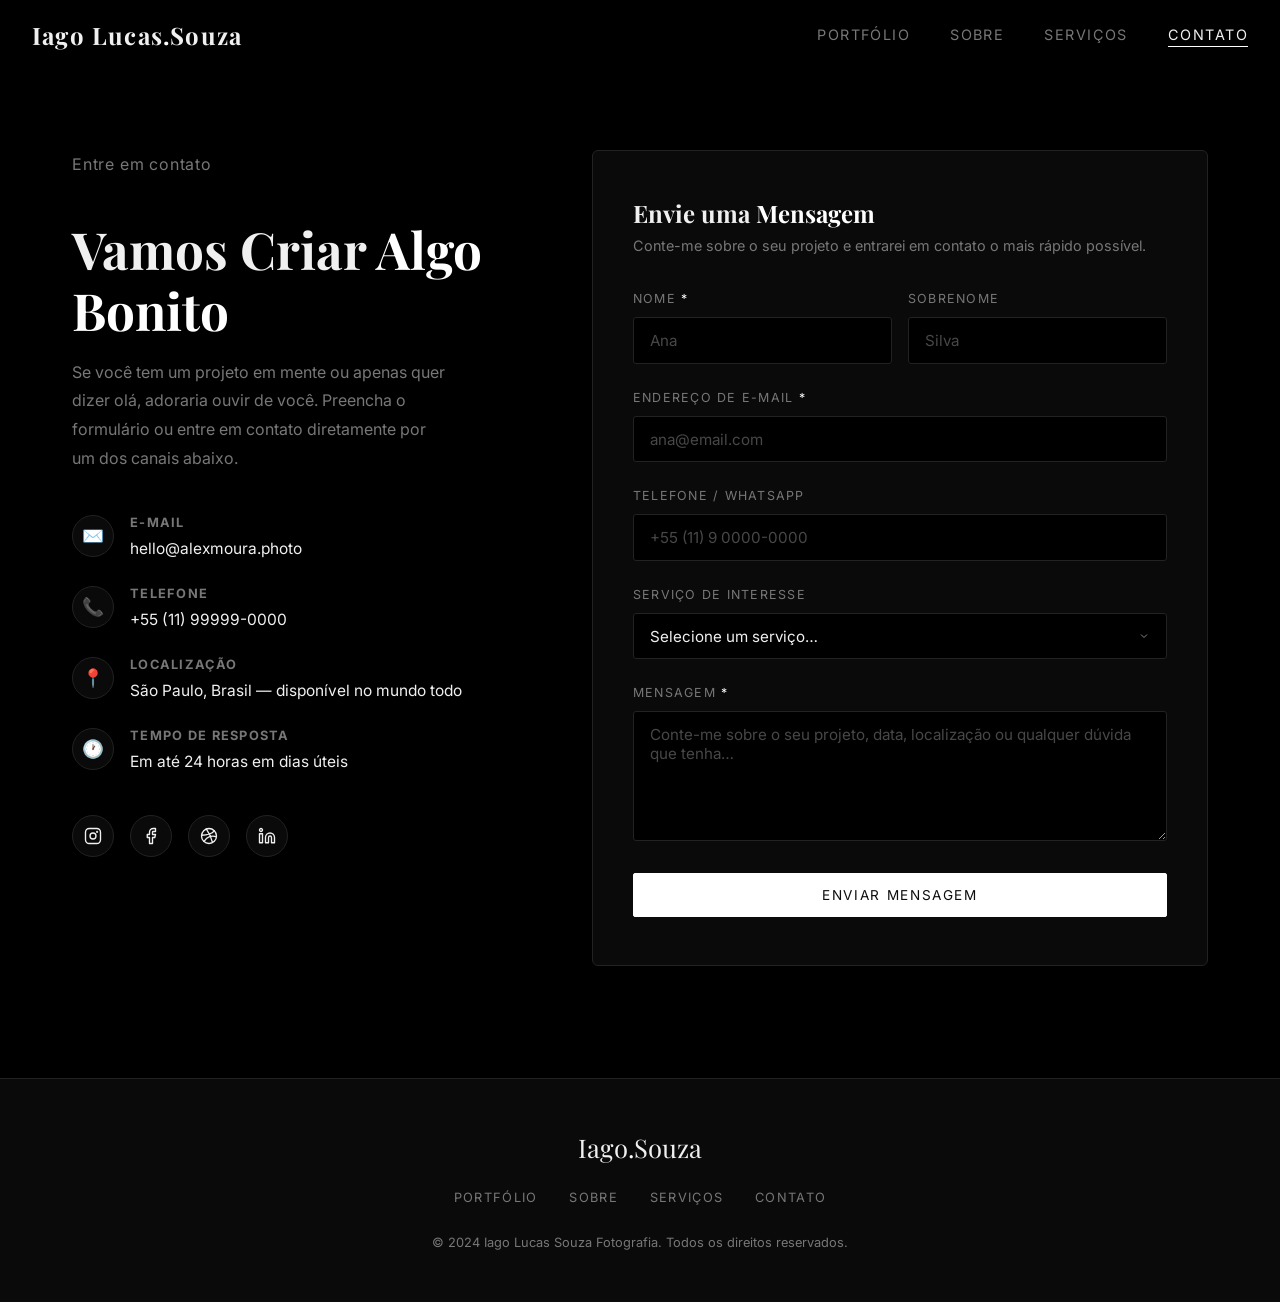
<file: contact.html>
<!DOCTYPE html>
<html lang="pt-BR">
<head>
  <meta charset="UTF-8" />
  <meta name="viewport" content="width=device-width, initial-scale=1.0" />
  <meta name="description" content="Entre em contato com Iago Lucas Souza Fotografia para agendar uma sessão de retrato, casamento, paisagem ou fotografia comercial." />
  <title>Contato — Iago Lucas Souza Fotografia</title>
  <link rel="preconnect" href="https://fonts.googleapis.com" />
  <link rel="preconnect" href="https://fonts.gstatic.com" crossorigin />
  <link href="https://fonts.googleapis.com/css2?family=Playfair+Display:ital,wght@0,700;1,400&family=Inter:wght@300;400;500&display=swap" rel="stylesheet" />
  <link rel="stylesheet" href="css/style.css" />
</head>
<body>

  <!-- ============================
       Navigation
       ============================ -->
  <nav class="navbar scrolled" id="navbar" aria-label="Navegação principal">
    <a href="index.html" class="navbar__logo">Iago Lucas<span>.</span>Souza</a>
    <ul class="navbar__links" id="navLinks" role="list">
      <li><a href="index.html">Portfólio</a></li>
      <li><a href="index.html#about">Sobre</a></li>
      <li><a href="index.html#services">Serviços</a></li>
      <li><a href="contact.html" class="active">Contato</a></li>
    </ul>
    <button class="navbar__toggle" id="navToggle" aria-label="Alternar menu" aria-expanded="false">
      <span></span><span></span><span></span>
    </button>
  </nav>

  <!-- ============================
       Contact Page
       ============================ -->
  <main class="contact-page" id="main" aria-label="Página de contato">
    <div class="contact-page__inner">

      <!-- Left column: info -->
      <div class="contact-info">
        <p class="section-subtitle">Entre em contato</p>
        <h1>Vamos Criar <span class="accent">Algo Bonito</span></h1>
        <p>Se você tem um projeto em mente ou apenas quer dizer olá, adoraria ouvir de você. Preencha o formulário ou entre em contato diretamente por um dos canais abaixo.</p>

        <ul class="contact-info__list" role="list">
          <li class="contact-info__item">
            <div class="contact-info__icon" aria-hidden="true">✉️</div>
            <div class="contact-info__detail">
              <strong>E-mail</strong>
              <a href="mailto:hello@alexmoura.photo">hello@alexmoura.photo</a>
            </div>
          </li>
          <li class="contact-info__item">
            <div class="contact-info__icon" aria-hidden="true">📞</div>
            <div class="contact-info__detail">
              <strong>Telefone</strong>
              <a href="tel:+5511999990000">+55 (11) 99999-0000</a>
            </div>
          </li>
          <li class="contact-info__item">
            <div class="contact-info__icon" aria-hidden="true">📍</div>
            <div class="contact-info__detail">
              <strong>Localização</strong>
              <span>São Paulo, Brasil — disponível no mundo todo</span>
            </div>
          </li>
          <li class="contact-info__item">
            <div class="contact-info__icon" aria-hidden="true">🕐</div>
            <div class="contact-info__detail">
              <strong>Tempo de Resposta</strong>
              <span>Em até 24 horas em dias úteis</span>
            </div>
          </li>
        </ul>

        <!-- Social links -->
        <div class="contact-socials" role="list" aria-label="Social media links">
          <a href="#" class="social-btn" role="listitem" aria-label="Instagram">
            <!-- Instagram SVG icon -->
            <svg xmlns="http://www.w3.org/2000/svg" width="18" height="18" viewBox="0 0 24 24" fill="none"
                 stroke="currentColor" stroke-width="1.8" stroke-linecap="round" stroke-linejoin="round" aria-hidden="true">
              <rect x="2" y="2" width="20" height="20" rx="5" ry="5"/>
              <circle cx="12" cy="12" r="4"/>
              <circle cx="17.5" cy="6.5" r=".5" fill="currentColor"/>
            </svg>
          </a>
          <a href="#" class="social-btn" role="listitem" aria-label="Facebook">
            <svg xmlns="http://www.w3.org/2000/svg" width="18" height="18" viewBox="0 0 24 24" fill="none"
                 stroke="currentColor" stroke-width="1.8" stroke-linecap="round" stroke-linejoin="round" aria-hidden="true">
              <path d="M18 2h-3a5 5 0 0 0-5 5v3H7v4h3v8h4v-8h3l1-4h-4V7a1 1 0 0 1 1-1h3z"/>
            </svg>
          </a>
          <a href="#" class="social-btn" role="listitem" aria-label="Pinterest">
            <svg xmlns="http://www.w3.org/2000/svg" width="18" height="18" viewBox="0 0 24 24" fill="none"
                 stroke="currentColor" stroke-width="1.8" stroke-linecap="round" stroke-linejoin="round" aria-hidden="true">
              <circle cx="12" cy="12" r="10"/>
              <path d="M8.56 2.75c4.37 6.03 6.02 9.42 8.03 17.72m2.54-15.38c-3.72 4.35-8.94 5.66-16.88 5.85m19.5 1.9c-3.5-.93-6.63-.82-8.94 0-2.58.92-5.01 2.86-7.44 6.32"/>
            </svg>
          </a>
          <a href="#" class="social-btn" role="listitem" aria-label="LinkedIn">
            <svg xmlns="http://www.w3.org/2000/svg" width="18" height="18" viewBox="0 0 24 24" fill="none"
                 stroke="currentColor" stroke-width="1.8" stroke-linecap="round" stroke-linejoin="round" aria-hidden="true">
              <path d="M16 8a6 6 0 0 1 6 6v7h-4v-7a2 2 0 0 0-2-2 2 2 0 0 0-2 2v7h-4v-7a6 6 0 0 1 6-6z"/>
              <rect x="2" y="9" width="4" height="12"/>
              <circle cx="4" cy="4" r="2"/>
            </svg>
          </a>
        </div>
      </div><!-- /.contact-info -->

      <!-- Right column: form -->
      <div class="contact-form-wrap">
        <h2>Envie uma <span class="accent">Mensagem</span></h2>
        <p class="form-intro">Conte-me sobre o seu projeto e entrarei em contato o mais rápido possível.</p>

        <form id="contactForm" novalidate>
          <div class="form-row">
            <div class="form-group">
              <label for="firstName">Nome <span aria-hidden="true" style="color:var(--color-accent)">*</span></label>
              <input type="text" id="firstName" name="firstName" placeholder="Ana" required autocomplete="given-name" />
            </div>
            <div class="form-group">
              <label for="lastName">Sobrenome</label>
              <input type="text" id="lastName" name="lastName" placeholder="Silva" autocomplete="family-name" />
            </div>
          </div>

          <div class="form-group">
            <label for="email">Endereço de E-mail <span aria-hidden="true" style="color:var(--color-accent)">*</span></label>
            <input type="email" id="email" name="email" placeholder="ana@email.com" required autocomplete="email" />
          </div>

          <div class="form-group">
            <label for="phone">Telefone / WhatsApp</label>
            <input type="tel" id="phone" name="phone" placeholder="+55 (11) 9 0000-0000" autocomplete="tel" />
          </div>

          <div class="form-group">
            <label for="service">Serviço de Interesse</label>
            <select id="service" name="service">
              <option value="" disabled selected>Selecione um serviço…</option>
              <option value="fashion">Editorial de Moda</option>
              <option value="lookbook">Lookbook / Campanha</option>
              <option value="portrait">Sessão de Retratos</option>
              <option value="project-creation">Criação de Projetos</option>
              <option value="other">Outro / Ainda não sei</option>
            </select>
          </div>

          <div class="form-group">
            <label for="message">Mensagem <span aria-hidden="true" style="color:var(--color-accent)">*</span></label>
            <textarea id="message" name="message" placeholder="Conte-me sobre o seu projeto, data, localização ou qualquer dúvida que tenha…" required></textarea>
          </div>

          <div class="form-submit">
            <button type="submit" class="btn btn--primary">Enviar Mensagem</button>
          </div>
        </form>

        <div class="form-success" id="formSuccess" role="alert" aria-live="polite">
          <p>✨ Obrigado! Sua mensagem foi enviada.<br />Entrarei em contato em até 24 horas.</p>
        </div>
      </div><!-- /.contact-form-wrap -->

    </div><!-- /.contact-page__inner -->
  </main>

  <!-- ============================
       Footer
       ============================ -->
  <footer>
    <div class="footer__inner">
      <p class="footer__logo">Iago<span>.</span>Souza</p>
      <ul class="footer__links" role="list">
        <li><a href="index.html">Portfólio</a></li>
        <li><a href="index.html#about">Sobre</a></li>
        <li><a href="index.html#services">Serviços</a></li>
        <li><a href="contact.html">Contato</a></li>
      </ul>
      <p class="footer__copy">&copy; 2024 Iago Lucas Souza Fotografia. Todos os direitos reservados.</p>
    </div>
  </footer>

  <script src="js/main.js"></script>
</body>
</html>
</file>
<file: css/style.css>
/* ===================================================
   Photography Portfolio — Global Styles
   =================================================== */

/* --- Reset & base --- */
*, *::before, *::after {
  box-sizing: border-box;
  margin: 0;
  padding: 0;
}

:root {
  --color-bg: #000000;
  --color-surface: #0a0a0a;
  --color-accent: #ffffff;
  --color-text: #f0f0f0;
  --color-muted: #777;
  --color-border: #222222;
  --font-heading: 'Playfair Display', Georgia, serif;
  --font-body: 'Inter', 'Helvetica Neue', Arial, sans-serif;
  --max-width: 1200px;
  --nav-height: 70px;
  --transition: 0.3s ease;
}

html {
  scroll-behavior: smooth;
}

body {
  background-color: var(--color-bg);
  color: var(--color-text);
  font-family: var(--font-body);
  font-size: 16px;
  line-height: 1.6;
  min-height: 100vh;
}

img {
  display: block;
  max-width: 100%;
}

a {
  color: inherit;
  text-decoration: none;
}

ul {
  list-style: none;
}

/* ===================================================
   Typography helpers
   =================================================== */
h1, h2, h3, h4 {
  font-family: var(--font-heading);
  font-weight: 700;
  line-height: 1.2;
}

.section-title {
  font-size: clamp(1.8rem, 4vw, 2.6rem);
  color: var(--color-text);
  margin-bottom: 0.4rem;
}

.section-subtitle {
  color: var(--color-muted);
  font-size: 1rem;
  margin-bottom: 3rem;
  letter-spacing: 0.05em;
}

.accent {
  color: var(--color-accent);
}

/* ===================================================
   Navigation
   =================================================== */
.navbar {
  position: fixed;
  top: 0;
  left: 0;
  width: 100%;
  height: var(--nav-height);
  display: flex;
  align-items: center;
  justify-content: space-between;
  padding: 0 2rem;
  z-index: 1000;
  transition: background var(--transition), box-shadow var(--transition);
}

.navbar.scrolled {
  background: rgba(0, 0, 0, 0.97);
  box-shadow: 0 2px 24px rgba(0,0,0,0.9);
}

.navbar__logo {
  font-family: var(--font-heading);
  font-size: 1.5rem;
  font-weight: 700;
  letter-spacing: 0.05em;
  color: var(--color-text);
}

.navbar__logo span {
  color: var(--color-accent);
}

.navbar__links {
  display: flex;
  gap: 2.5rem;
  align-items: center;
}

.navbar__links a {
  font-size: 0.9rem;
  letter-spacing: 0.1em;
  text-transform: uppercase;
  color: var(--color-muted);
  transition: color var(--transition);
  position: relative;
}

.navbar__links a::after {
  content: '';
  position: absolute;
  bottom: -4px;
  left: 0;
  width: 0;
  height: 1px;
  background: var(--color-accent);
  transition: width var(--transition);
}

.navbar__links a:hover,
.navbar__links a.active {
  color: var(--color-text);
}

.navbar__links a:hover::after,
.navbar__links a.active::after {
  width: 100%;
}

/* Hamburger */
.navbar__toggle {
  display: none;
  flex-direction: column;
  gap: 5px;
  cursor: pointer;
  background: none;
  border: none;
  padding: 4px;
}

.navbar__toggle span {
  display: block;
  width: 24px;
  height: 2px;
  background: var(--color-text);
  transition: transform var(--transition), opacity var(--transition);
}

.navbar__toggle.open span:nth-child(1) {
  transform: translateY(7px) rotate(45deg);
}

.navbar__toggle.open span:nth-child(2) {
  opacity: 0;
}

.navbar__toggle.open span:nth-child(3) {
  transform: translateY(-7px) rotate(-45deg);
}

/* ===================================================
   Hero Section
   =================================================== */
.hero {
  position: relative;
  height: 100vh;
  min-height: 560px;
  display: flex;
  align-items: center;
  justify-content: center;
  overflow: hidden;
  text-align: center;
}

.hero__bg {
  position: absolute;
  inset: 0;
  background:
    linear-gradient(to bottom, rgba(0,0,0,0.45) 0%, rgba(0,0,0,0.65) 60%, rgba(0,0,0,0.97) 100%),
    url('https://images.unsplash.com/photo-1516035069371-29a1b244cc32?w=1600&auto=format&fit=crop') center/cover no-repeat;
}

.hero__content {
  position: relative;
  z-index: 1;
  padding: 0 1.5rem;
}

.hero__eyebrow {
  display: inline-block;
  font-size: 0.78rem;
  letter-spacing: 0.25em;
  text-transform: uppercase;
  color: var(--color-accent);
  margin-bottom: 1.2rem;
}

.hero__title {
  font-size: clamp(2.8rem, 8vw, 5.5rem);
  color: #fff;
  margin-bottom: 1.2rem;
}

.hero__tagline {
  font-size: clamp(1rem, 2.5vw, 1.25rem);
  color: rgba(232,232,232,0.75);
  max-width: 520px;
  margin: 0 auto 2.5rem;
}

.hero__cta {
  display: inline-flex;
  gap: 1rem;
  flex-wrap: wrap;
  justify-content: center;
}

.btn {
  display: inline-block;
  padding: 0.8rem 2rem;
  font-size: 0.85rem;
  font-family: var(--font-body);
  letter-spacing: 0.12em;
  text-transform: uppercase;
  border-radius: 2px;
  cursor: pointer;
  transition: background var(--transition), color var(--transition), border-color var(--transition);
}

.btn--primary {
  background: var(--color-accent);
  color: #0d0d0d;
  border: 1px solid var(--color-accent);
}

.btn--primary:hover {
  background: #e0e0e0;
  border-color: #e0e0e0;
}

.btn--outline {
  background: transparent;
  color: var(--color-text);
  border: 1px solid rgba(232,232,232,0.4);
}

.btn--outline:hover {
  border-color: var(--color-text);
}

.hero__scroll-hint {
  position: absolute;
  bottom: 2rem;
  left: 50%;
  transform: translateX(-50%);
  display: flex;
  flex-direction: column;
  align-items: center;
  gap: 0.5rem;
  color: var(--color-muted);
  font-size: 0.7rem;
  letter-spacing: 0.15em;
  text-transform: uppercase;
  animation: bounce 2s infinite;
}

.hero__scroll-hint svg {
  width: 20px;
  height: 20px;
  stroke: var(--color-muted);
}

@keyframes bounce {
  0%, 100% { transform: translateX(-50%) translateY(0); }
  50%       { transform: translateX(-50%) translateY(6px); }
}

/* ===================================================
   Portfolio / Gallery Section
   =================================================== */
.section {
  padding: 7rem 2rem;
  max-width: var(--max-width);
  margin: 0 auto;
}

.section--full {
  max-width: 100%;
  padding-left: 2rem;
  padding-right: 2rem;
}

.section__header {
  text-align: center;
  margin-bottom: 0;
}

/* Filter tabs */
.gallery-filter {
  display: flex;
  justify-content: center;
  gap: 0.5rem;
  flex-wrap: wrap;
  margin-bottom: 3rem;
}

.gallery-filter__btn {
  padding: 0.45rem 1.2rem;
  font-size: 0.8rem;
  letter-spacing: 0.1em;
  text-transform: uppercase;
  background: none;
  border: 1px solid var(--color-border);
  color: var(--color-muted);
  border-radius: 2px;
  cursor: pointer;
  transition: all var(--transition);
}

.gallery-filter__btn:hover,
.gallery-filter__btn.active {
  border-color: var(--color-accent);
  color: var(--color-accent);
}

/* Masonry grid */
.gallery-grid {
  columns: 2;
  column-gap: 1rem;
}

.gallery-item {
  break-inside: avoid;
  position: relative;
  margin-bottom: 1.2rem;
  overflow: hidden;
  border-radius: 2px;
  cursor: pointer;
}

.gallery-item img {
  width: 100%;
  height: auto;
  display: block;
  cursor: zoom-in;
  transition: transform 0.5s ease;
}

.gallery-item__overlay {
  position: absolute;
  inset: 0;
  background: rgba(0,0,0,0);
  display: flex;
  flex-direction: column;
  align-items: center;
  justify-content: center;
  gap: 0.3rem;
  pointer-events: none;
  transition: background 0.4s ease;
}

.gallery-item__overlay h3 {
  font-family: var(--font-heading);
  font-size: 1.1rem;
  color: #fff;
  opacity: 0;
  transform: translateY(8px);
  transition: opacity 0.3s ease, transform 0.3s ease;
}

.gallery-item__overlay span {
  font-size: 0.75rem;
  letter-spacing: 0.12em;
  text-transform: uppercase;
  color: var(--color-accent);
  opacity: 0;
  transform: translateY(8px);
  transition: opacity 0.3s ease 0.05s, transform 0.3s ease 0.05s;
}

.gallery-item:hover img {
  transform: scale(1.04);
}

.portfolio-more {
  display: flex;
  justify-content: center;
  margin-top: 2rem;
}

/* Fullscreen lightbox */
body.lightbox-open {
  overflow: hidden;
}

.lightbox {
  position: fixed;
  inset: 0;
  z-index: 2000;
  display: flex;
  align-items: center;
  justify-content: center;
  padding: 2rem;
  background: rgba(0, 0, 0, 0.95);
  opacity: 0;
  visibility: hidden;
  transition: opacity var(--transition), visibility var(--transition);
}

.lightbox.open {
  opacity: 1;
  visibility: visible;
}

.lightbox__image {
  max-width: min(92vw, 1400px);
  max-height: 88vh;
  width: auto;
  height: auto;
  object-fit: contain;
  border: 1px solid var(--color-border);
  box-shadow: 0 20px 60px rgba(0, 0, 0, 0.7);
}

.lightbox__close {
  position: absolute;
  top: 1rem;
  right: 1rem;
  width: 44px;
  height: 44px;
  border: 1px solid var(--color-border);
  background: transparent;
  color: var(--color-text);
  font-size: 1.8rem;
  line-height: 1;
  cursor: pointer;
  transition: border-color var(--transition), color var(--transition);
}

.lightbox__close:hover {
  border-color: var(--color-accent);
  color: var(--color-accent);
}

/* ===================================================
   About Section
   =================================================== */
.about {
  padding: 7rem 2rem;
  background: var(--color-surface);
}

.about__inner {
  max-width: var(--max-width);
  margin: 0 auto;
  display: grid;
  grid-template-columns: 1fr 1fr;
  gap: 5rem;
  align-items: center;
}

.about__image-wrap {
  position: relative;
}

.about__image-wrap img {
  width: 100%;
  border-radius: 2px;
  object-fit: cover;
  aspect-ratio: 4/5;
}

.about__image-wrap::before {
  content: '';
  position: absolute;
  top: 20px;
  left: 20px;
  right: -20px;
  bottom: -20px;
  border: 1px solid var(--color-accent);
  border-radius: 2px;
  z-index: 0;
  opacity: 0.4;
}

.about__image-wrap img {
  position: relative;
  z-index: 1;
}

.about__text .section-subtitle {
  margin-bottom: 1.5rem;
}

.about__text p {
  color: var(--color-muted);
  margin-bottom: 1.2rem;
  font-size: 1rem;
}

.about__stats {
  display: flex;
  gap: 2.5rem;
  margin: 2.5rem 0;
  padding-top: 2rem;
  border-top: 1px solid var(--color-border);
}

.about__stat strong {
  display: block;
  font-size: 2rem;
  font-family: var(--font-heading);
  color: var(--color-accent);
}

.about__stat span {
  font-size: 0.8rem;
  letter-spacing: 0.08em;
  text-transform: uppercase;
  color: var(--color-muted);
}

/* ===================================================
   Services / Specialties
   =================================================== */
.services {
  padding: 7rem 2rem;
}

.services__inner {
  max-width: var(--max-width);
  margin: 0 auto;
}

.services__grid {
  display: grid;
  grid-template-columns: repeat(2, 1fr);
  gap: 2rem;
  margin-top: 3rem;
}

.service-card {
  background: var(--color-surface);
  border: 1px solid var(--color-border);
  border-radius: 4px;
  padding: 2.2rem 1.8rem;
  transition: border-color var(--transition), transform var(--transition);
}

.service-card:hover {
  border-color: var(--color-accent);
  transform: translateY(-4px);
}

.service-card__icon {
  font-size: 2rem;
  margin-bottom: 1rem;
}

.service-card h3 {
  font-size: 1.15rem;
  margin-bottom: 0.7rem;
  color: var(--color-text);
}

.service-card p {
  font-size: 0.9rem;
  color: var(--color-muted);
  line-height: 1.7;
}

/* ===================================================
   Footer
   =================================================== */
footer {
  background: var(--color-surface);
  border-top: 1px solid var(--color-border);
  padding: 3rem 2rem;
  text-align: center;
}

.footer__inner {
  max-width: var(--max-width);
  margin: 0 auto;
}

.footer__logo {
  font-family: var(--font-heading);
  font-size: 1.6rem;
  color: var(--color-text);
  margin-bottom: 1rem;
}

.footer__logo span {
  color: var(--color-accent);
}

.footer__links {
  display: flex;
  justify-content: center;
  gap: 2rem;
  margin-bottom: 1.5rem;
  flex-wrap: wrap;
}

.footer__links a {
  font-size: 0.8rem;
  letter-spacing: 0.1em;
  text-transform: uppercase;
  color: var(--color-muted);
  transition: color var(--transition);
}

.footer__links a:hover {
  color: var(--color-accent);
}

.footer__copy {
  font-size: 0.8rem;
  color: var(--color-muted);
}

/* ===================================================
   Contact page — specific styles
   =================================================== */
.contact-page {
  padding-top: calc(var(--nav-height) + 5rem);
  padding-bottom: 7rem;
}

.contact-page__inner {
  max-width: var(--max-width);
  margin: 0 auto;
  padding: 0 2rem;
  display: grid;
  grid-template-columns: 1fr 1.4fr;
  gap: 5rem;
  align-items: start;
}

.contact-info h1 {
  font-size: clamp(2rem, 5vw, 3.2rem);
  margin-bottom: 1rem;
}

.contact-info p {
  color: var(--color-muted);
  margin-bottom: 2.5rem;
  max-width: 380px;
  line-height: 1.8;
}

.contact-info__list {
  display: flex;
  flex-direction: column;
  gap: 1.4rem;
}

.contact-info__item {
  display: flex;
  gap: 1rem;
  align-items: flex-start;
}

.contact-info__icon {
  flex-shrink: 0;
  width: 42px;
  height: 42px;
  background: var(--color-surface);
  border: 1px solid var(--color-border);
  border-radius: 50%;
  display: flex;
  align-items: center;
  justify-content: center;
  font-size: 1.1rem;
  margin-top: 2px;
}

.contact-info__detail strong {
  display: block;
  font-size: 0.8rem;
  letter-spacing: 0.1em;
  text-transform: uppercase;
  color: var(--color-muted);
  margin-bottom: 0.15rem;
}

.contact-info__detail a,
.contact-info__detail span {
  color: var(--color-text);
  font-size: 0.97rem;
  transition: color var(--transition);
}

.contact-info__detail a:hover {
  color: var(--color-accent);
}

/* Socials */
.contact-socials {
  display: flex;
  gap: 1rem;
  margin-top: 2.5rem;
}

.social-btn {
  display: inline-flex;
  align-items: center;
  justify-content: center;
  width: 42px;
  height: 42px;
  background: var(--color-surface);
  border: 1px solid var(--color-border);
  border-radius: 50%;
  font-size: 1.1rem;
  transition: border-color var(--transition), background var(--transition);
}

.social-btn:hover {
  border-color: var(--color-accent);
  background: rgba(255,255,255,0.06);
}

/* Contact form */
.contact-form-wrap {
  background: var(--color-surface);
  border: 1px solid var(--color-border);
  border-radius: 6px;
  padding: 3rem 2.5rem;
}

.contact-form-wrap h2 {
  font-size: 1.5rem;
  margin-bottom: 0.4rem;
}

.contact-form-wrap .form-intro {
  color: var(--color-muted);
  font-size: 0.9rem;
  margin-bottom: 2rem;
}

.form-group {
  margin-bottom: 1.5rem;
}

.form-row {
  display: grid;
  grid-template-columns: 1fr 1fr;
  gap: 1rem;
}

label {
  display: block;
  font-size: 0.78rem;
  letter-spacing: 0.1em;
  text-transform: uppercase;
  color: var(--color-muted);
  margin-bottom: 0.5rem;
}

input[type="text"],
input[type="email"],
input[type="tel"],
select,
textarea {
  width: 100%;
  background: var(--color-bg);
  border: 1px solid var(--color-border);
  border-radius: 3px;
  padding: 0.8rem 1rem;
  color: var(--color-text);
  font-family: var(--font-body);
  font-size: 0.95rem;
  outline: none;
  transition: border-color var(--transition);
  appearance: none;
  -webkit-appearance: none;
}

input:focus,
select:focus,
textarea:focus {
  border-color: var(--color-accent);
}

input::placeholder,
textarea::placeholder {
  color: var(--color-muted);
  opacity: 0.6;
}

select {
  background-image: url("data:image/svg+xml,%3Csvg xmlns='http://www.w3.org/2000/svg' width='12' height='12' viewBox='0 0 24 24' fill='none' stroke='%23888' stroke-width='2'%3E%3Cpath d='M6 9l6 6 6-6'/%3E%3C/svg%3E");
  background-repeat: no-repeat;
  background-position: right 1rem center;
  padding-right: 2.5rem;
  cursor: pointer;
}

select option {
  background: var(--color-surface);
}

textarea {
  resize: vertical;
  min-height: 130px;
}

.form-submit {
  margin-top: 0.5rem;
}

.form-submit .btn {
  width: 100%;
  text-align: center;
}

/* Form success message */
.form-success {
  display: none;
  text-align: center;
  padding: 2rem 1rem;
  color: var(--color-accent);
  font-family: var(--font-heading);
  font-size: 1.2rem;
}

/* ===================================================
   Responsive
   =================================================== */
@media (max-width: 900px) {
  .gallery-grid {
    columns: 2;
  }

  .about__inner {
    grid-template-columns: 1fr;
    gap: 3rem;
  }

  .about__image-wrap {
    max-width: 480px;
    margin: 0 auto;
  }

  .contact-page__inner {
    grid-template-columns: 1fr;
    gap: 3rem;
  }
}

@media (max-width: 600px) {
  .navbar__links {
    display: none;
    flex-direction: column;
    position: fixed;
    top: var(--nav-height);
    left: 0;
    width: 100%;
    background: rgba(0,0,0,0.99);
    padding: 2rem;
    gap: 1.5rem;
    border-top: 1px solid var(--color-border);
  }

  .navbar__links.open {
    display: flex;
  }

  .navbar__toggle {
    display: flex;
  }

  .gallery-grid {
    columns: 1;
  }

  .form-row {
    grid-template-columns: 1fr;
  }

  .about__stats {
    gap: 1.5rem;
  }

  .contact-form-wrap {
    padding: 2rem 1.5rem;
  }

  .lightbox {
    padding: 1rem;
  }

  .lightbox__close {
    top: 0.6rem;
    right: 0.6rem;
  }
}
</file>
